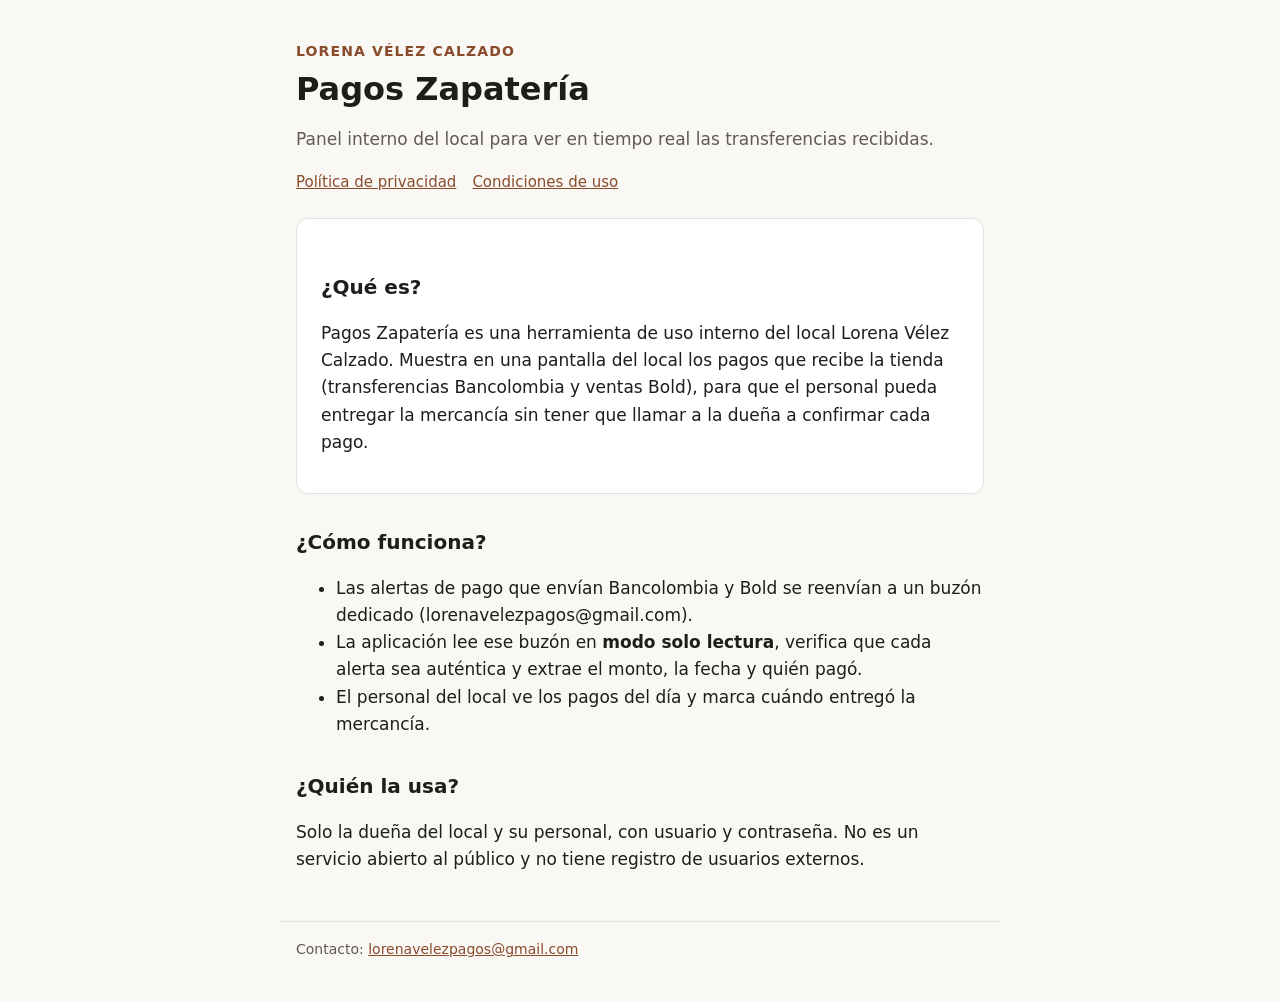
<file: index.html>
<!doctype html>
<html lang="es">
<head>
  <meta charset="utf-8">
  <meta name="viewport" content="width=device-width, initial-scale=1">
  <title>Pagos Zapatería</title>
  <meta name="description" content="Panel interno de Lorena Vélez Calzado para ver las transferencias recibidas.">
  <link rel="stylesheet" href="estilos.css">
</head>
<body>
  <header>
    <div class="marca">Lorena Vélez Calzado</div>
    <h1>Pagos Zapatería</h1>
    <p class="sub">Panel interno del local para ver en tiempo real las transferencias recibidas.</p>
    <nav>
      <a href="privacidad.html">Política de privacidad</a>
      <a href="terminos.html">Condiciones de uso</a>
    </nav>
  </header>

  <main>
    <div class="tarjeta">
      <h2>¿Qué es?</h2>
      <p>Pagos Zapatería es una herramienta de uso interno del local Lorena Vélez Calzado. Muestra en una
        pantalla del local los pagos que recibe la tienda (transferencias Bancolombia y ventas Bold), para que
        el personal pueda entregar la mercancía sin tener que llamar a la dueña a confirmar cada pago.</p>
    </div>

    <h2>¿Cómo funciona?</h2>
    <ul>
      <li>Las alertas de pago que envían Bancolombia y Bold se reenvían a un buzón dedicado
        (lorenavelezpagos@gmail.com).</li>
      <li>La aplicación lee ese buzón en <strong>modo solo lectura</strong>, verifica que cada alerta sea auténtica
        y extrae el monto, la fecha y quién pagó.</li>
      <li>El personal del local ve los pagos del día y marca cuándo entregó la mercancía.</li>
    </ul>

    <h2>¿Quién la usa?</h2>
    <p>Solo la dueña del local y su personal, con usuario y contraseña. No es un servicio abierto al público
      y no tiene registro de usuarios externos.</p>
  </main>

  <footer>
    Contacto: <a href="mailto:lorenavelezpagos@gmail.com">lorenavelezpagos@gmail.com</a>
  </footer>
</body>
</html>
</file>
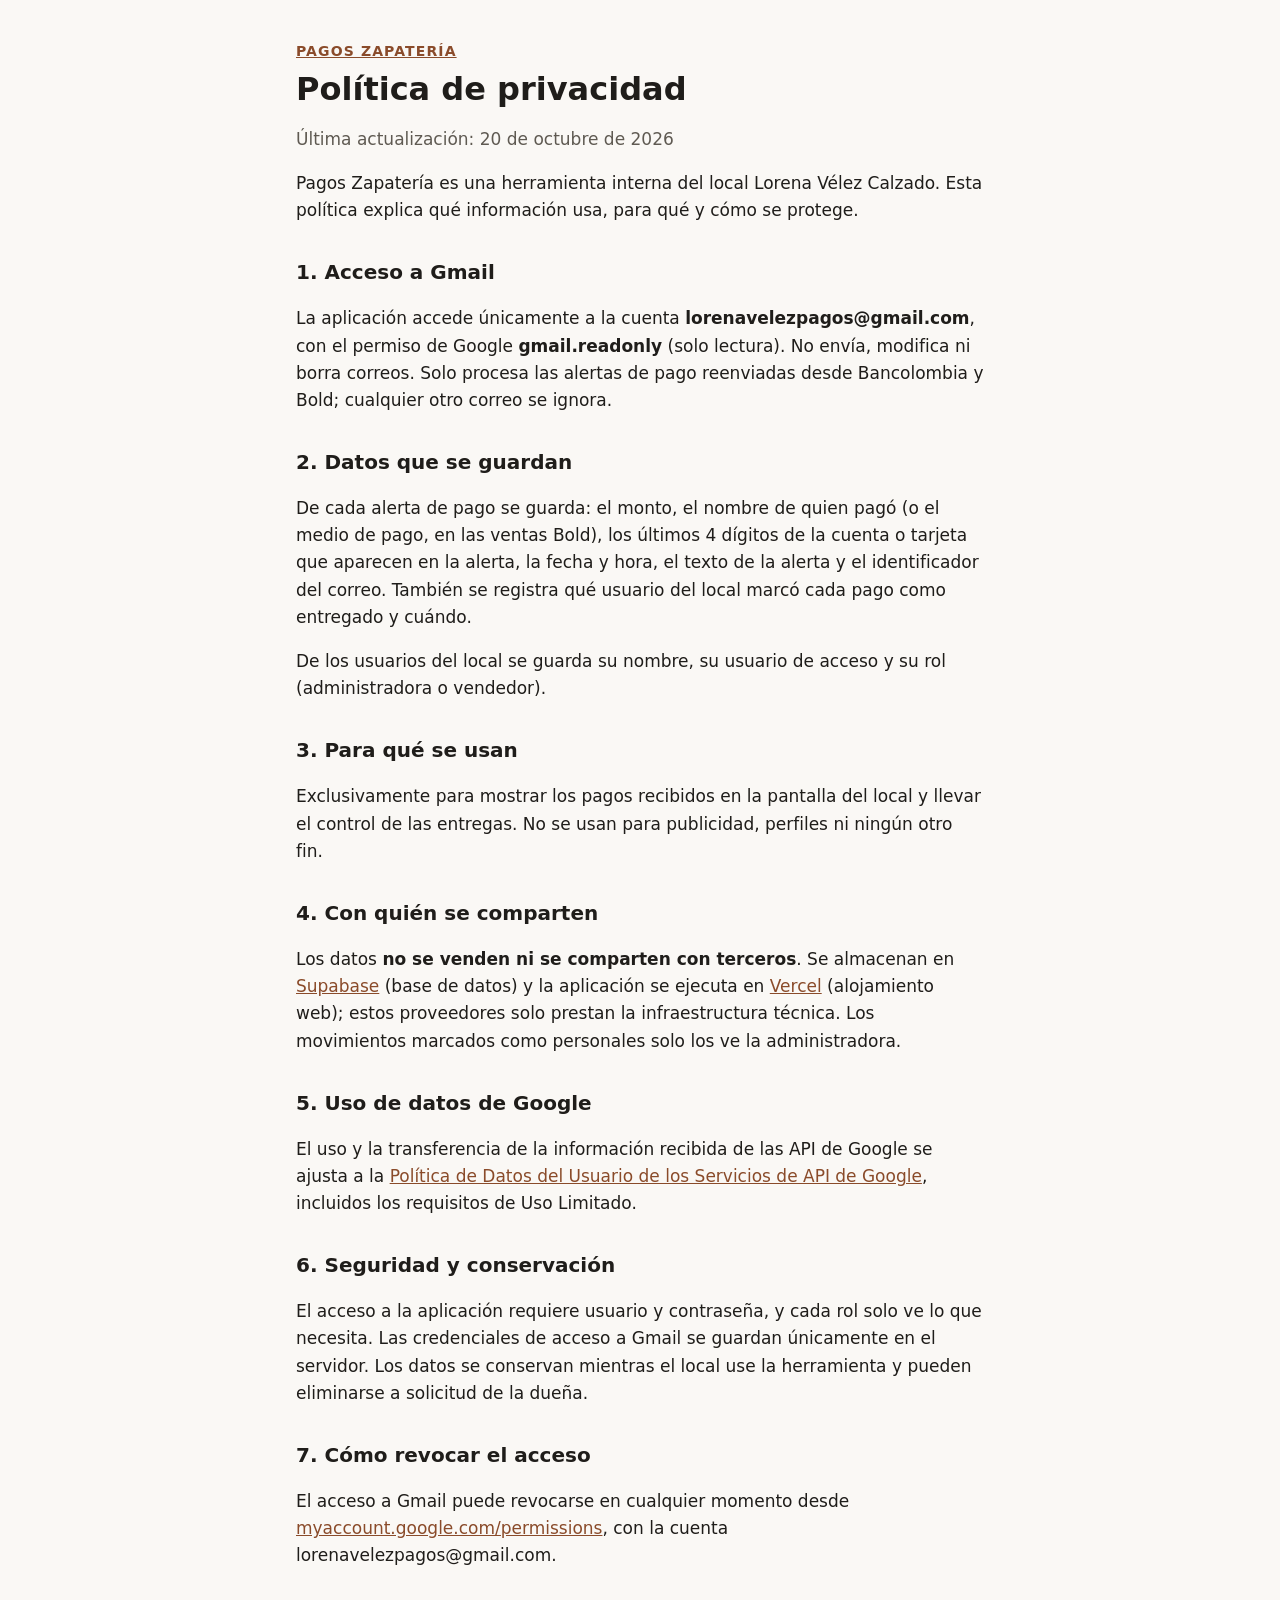
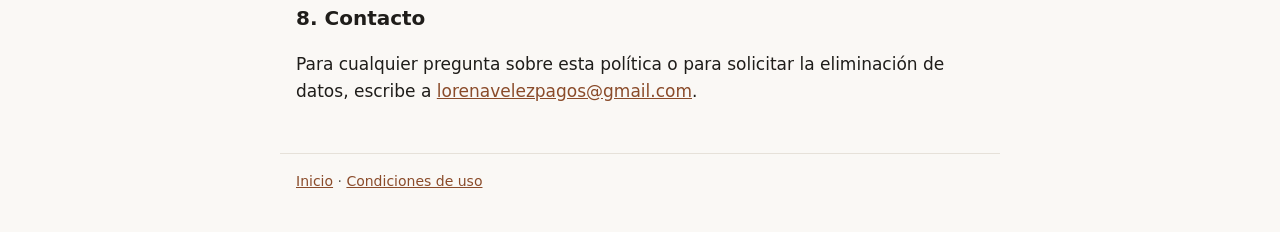
<file: privacidad.html>
<!doctype html>
<html lang="es">
<head>
  <meta charset="utf-8">
  <meta name="viewport" content="width=device-width, initial-scale=1">
  <title>Política de privacidad · Pagos Zapatería</title>
  <meta name="description" content="Política de privacidad de Pagos Zapatería, panel interno de Lorena Vélez Calzado.">
  <link rel="stylesheet" href="estilos.css">
</head>
<body>
  <header>
    <div class="marca"><a href="index.html">Pagos Zapatería</a></div>
    <h1>Política de privacidad</h1>
    <p class="fecha">Última actualización: 20 de octubre de 2026</p>
  </header>

  <main>
    <p>Pagos Zapatería es una herramienta interna del local Lorena Vélez Calzado. Esta política explica qué
      información usa, para qué y cómo se protege.</p>

    <h2>1. Acceso a Gmail</h2>
    <p>La aplicación accede únicamente a la cuenta <strong>lorenavelezpagos@gmail.com</strong>, con el permiso
      de Google <strong>gmail.readonly</strong> (solo lectura). No envía, modifica ni borra correos. Solo procesa
      las alertas de pago reenviadas desde Bancolombia y Bold; cualquier otro correo se ignora.</p>

    <h2>2. Datos que se guardan</h2>
    <p>De cada alerta de pago se guarda: el monto, el nombre de quien pagó (o el medio de pago, en las ventas
      Bold), los últimos 4 dígitos de la cuenta o tarjeta que aparecen en la alerta, la fecha y hora, el texto de
      la alerta y el identificador del correo. También se registra qué usuario del local marcó cada pago como
      entregado y cuándo.</p>
    <p>De los usuarios del local se guarda su nombre, su usuario de acceso y su rol (administradora o
      vendedor).</p>

    <h2>3. Para qué se usan</h2>
    <p>Exclusivamente para mostrar los pagos recibidos en la pantalla del local y llevar el control de las
      entregas. No se usan para publicidad, perfiles ni ningún otro fin.</p>

    <h2>4. Con quién se comparten</h2>
    <p>Los datos <strong>no se venden ni se comparten con terceros</strong>. Se almacenan en
      <a href="https://supabase.com">Supabase</a> (base de datos) y la aplicación se ejecuta en
      <a href="https://vercel.com">Vercel</a> (alojamiento web); estos proveedores solo prestan la
      infraestructura técnica. Los movimientos marcados como personales solo los ve la administradora.</p>

    <h2>5. Uso de datos de Google</h2>
    <p>El uso y la transferencia de la información recibida de las API de Google se ajusta a la
      <a href="https://developers.google.com/terms/api-services-user-data-policy">Política de Datos del Usuario
      de los Servicios de API de Google</a>, incluidos los requisitos de Uso Limitado.</p>

    <h2>6. Seguridad y conservación</h2>
    <p>El acceso a la aplicación requiere usuario y contraseña, y cada rol solo ve lo que necesita. Las
      credenciales de acceso a Gmail se guardan únicamente en el servidor. Los datos se conservan mientras el
      local use la herramienta y pueden eliminarse a solicitud de la dueña.</p>

    <h2>7. Cómo revocar el acceso</h2>
    <p>El acceso a Gmail puede revocarse en cualquier momento desde
      <a href="https://myaccount.google.com/permissions">myaccount.google.com/permissions</a>, con la cuenta
      lorenavelezpagos@gmail.com.</p>

    <h2>8. Contacto</h2>
    <p>Para cualquier pregunta sobre esta política o para solicitar la eliminación de datos, escribe a
      <a href="mailto:lorenavelezpagos@gmail.com">lorenavelezpagos@gmail.com</a>.</p>
  </main>

  <footer>
    <a href="index.html">Inicio</a> · <a href="terminos.html">Condiciones de uso</a>
  </footer>
</body>
</html>
</file>
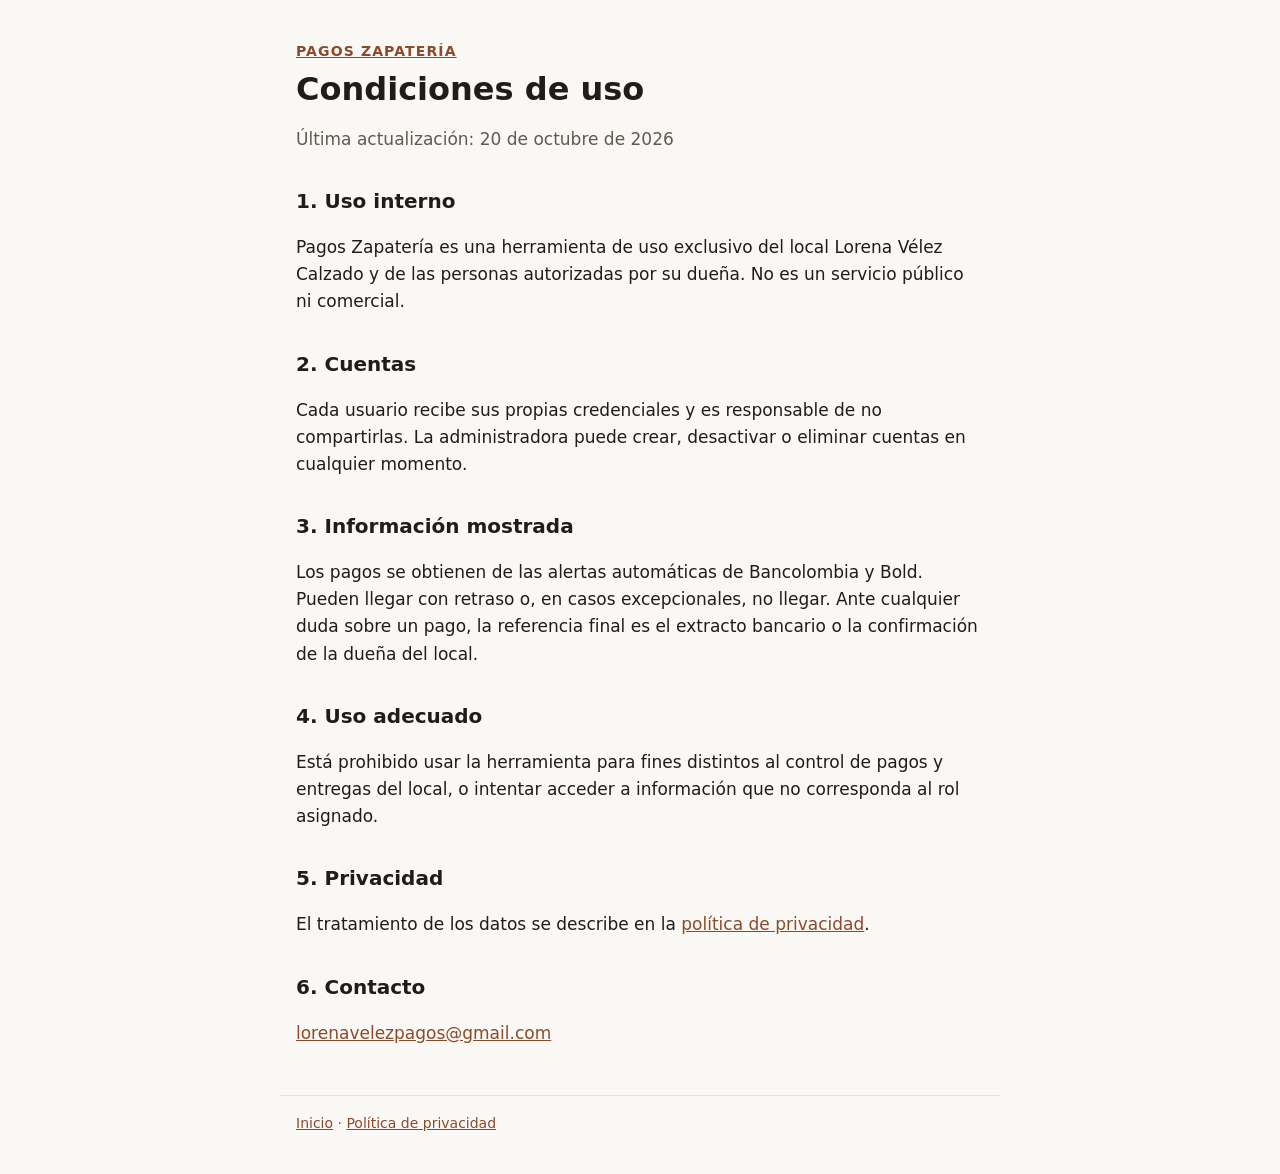
<file: terminos.html>
<!doctype html>
<html lang="es">
<head>
  <meta charset="utf-8">
  <meta name="viewport" content="width=device-width, initial-scale=1">
  <title>Condiciones de uso · Pagos Zapatería</title>
  <meta name="description" content="Condiciones de uso de Pagos Zapatería, panel interno de Lorena Vélez Calzado.">
  <link rel="stylesheet" href="estilos.css">
</head>
<body>
  <header>
    <div class="marca"><a href="index.html">Pagos Zapatería</a></div>
    <h1>Condiciones de uso</h1>
    <p class="fecha">Última actualización: 20 de octubre de 2026</p>
  </header>

  <main>
    <h2>1. Uso interno</h2>
    <p>Pagos Zapatería es una herramienta de uso exclusivo del local Lorena Vélez Calzado y de las personas
      autorizadas por su dueña. No es un servicio público ni comercial.</p>

    <h2>2. Cuentas</h2>
    <p>Cada usuario recibe sus propias credenciales y es responsable de no compartirlas. La administradora
      puede crear, desactivar o eliminar cuentas en cualquier momento.</p>

    <h2>3. Información mostrada</h2>
    <p>Los pagos se obtienen de las alertas automáticas de Bancolombia y Bold. Pueden llegar con retraso o, en
      casos excepcionales, no llegar. Ante cualquier duda sobre un pago, la referencia final es el extracto
      bancario o la confirmación de la dueña del local.</p>

    <h2>4. Uso adecuado</h2>
    <p>Está prohibido usar la herramienta para fines distintos al control de pagos y entregas del local, o
      intentar acceder a información que no corresponda al rol asignado.</p>

    <h2>5. Privacidad</h2>
    <p>El tratamiento de los datos se describe en la <a href="privacidad.html">política de privacidad</a>.</p>

    <h2>6. Contacto</h2>
    <p><a href="mailto:lorenavelezpagos@gmail.com">lorenavelezpagos@gmail.com</a></p>
  </main>

  <footer>
    <a href="index.html">Inicio</a> · <a href="privacidad.html">Política de privacidad</a>
  </footer>
</body>
</html>
</file>
<file: estilos.css>
:root {
  --bg: #faf8f5;
  --surface: #ffffff;
  --text: #1f1d1a;
  --muted: #5f5a52;
  --accent: #8a4b2a;
  --border: #e6e1d9;
}
@media (prefers-color-scheme: dark) {
  :root {
    --bg: #171513;
    --surface: #211e1b;
    --text: #f1ede7;
    --muted: #b3aca2;
    --accent: #e0a07a;
    --border: #36312b;
  }
}
* { box-sizing: border-box; }
body {
  margin: 0;
  background: var(--bg);
  color: var(--text);
  font: 17px/1.6 system-ui, -apple-system, "Segoe UI", Roboto, sans-serif;
}
header, main, footer { max-width: 720px; margin: 0 auto; padding: 0 16px; }
header { padding-top: 40px; }
.marca { font-size: 14px; letter-spacing: .08em; text-transform: uppercase; color: var(--accent); font-weight: 600; }
h1 { font-size: 32px; line-height: 1.2; margin: 8px 0 4px; }
h2 { font-size: 20px; margin: 32px 0 8px; }
p, li { color: var(--text); }
.sub, .fecha { color: var(--muted); }
.tarjeta { background: var(--surface); border: 1px solid var(--border); border-radius: 12px; padding: 20px 24px; margin: 24px 0; }
a { color: var(--accent); }
nav { display: flex; flex-wrap: wrap; gap: 16px; margin-top: 16px; font-size: 15px; }
footer { margin-top: 48px; padding-bottom: 40px; border-top: 1px solid var(--border); padding-top: 16px; font-size: 14px; color: var(--muted); }
</file>
